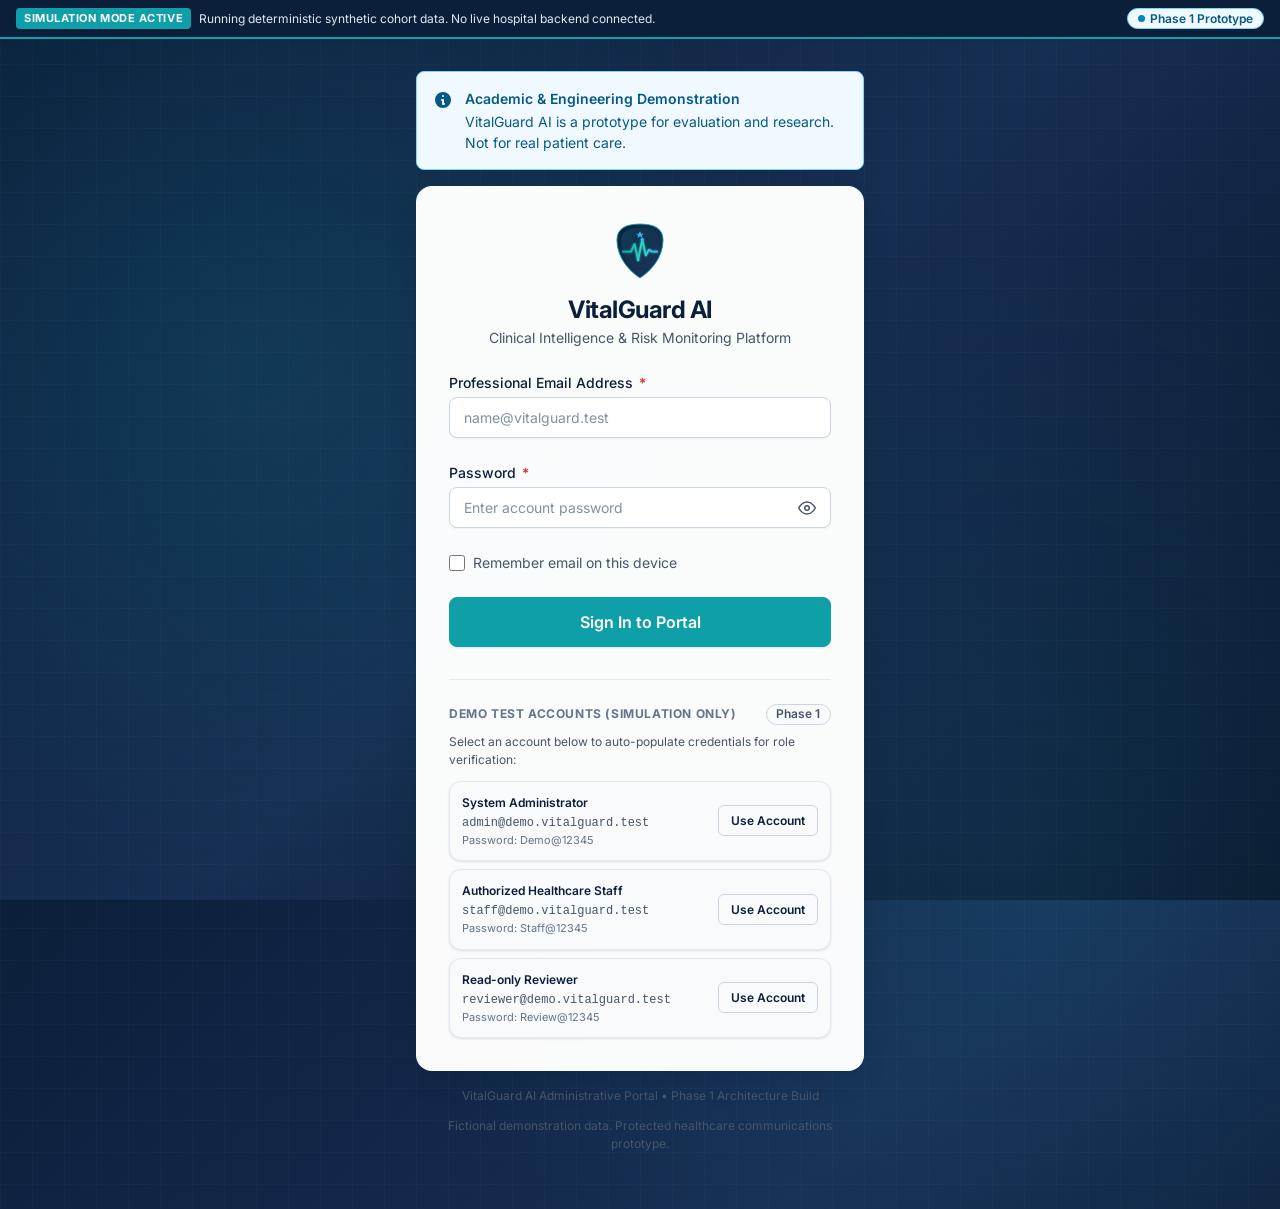
<file: index.html>
<!DOCTYPE html>
<html lang="en">
<head>
  <meta charset="UTF-8">
  <meta name="viewport" content="width=device-width, initial-scale=1.0">
  <meta http-equiv="X-UA-Compatible" content="ie=edge">
  <title>VitalGuard AI - Redirecting...</title>
  
  <link rel="stylesheet" href="assets/css/style.css">
  <link rel="stylesheet" href="assets/css/components.css">
  
  <style>
    .redirect-shell {
      min-height: 100vh;
      display: flex;
      align-items: center;
      justify-content: center;
      padding: var(--space-lg);
      background-color: var(--color-bg-page);
    }
    .redirect-card {
      max-width: 28rem;
      width: 100%;
      text-align: center;
      background-color: var(--color-bg-surface);
      padding: var(--space-xl);
      border-radius: var(--radius-lg);
      box-shadow: var(--shadow-md);
      border: 1px solid var(--color-border-light);
    }
  </style>

  <!-- Configuration and Authentication Services -->
  <script src="assets/js/config.js"></script>
  <script src="assets/js/auth.js"></script>

  <script>
    (function () {
      'use strict';
      
      /**
       * VitalGuard AI Entry-Point Redirect Contract
       * -------------------------------------------------------------
       * 1. If an active demo session exists -> redirect to 'pages/dashboard.html'
       *    (NOTE: pages/dashboard.html is reserved for Phase 2 and is intentionally
       *     not implemented in Phase 1 per project specifications).
       * 2. If no demo session exists -> redirect to 'login.html'
       * -------------------------------------------------------------
       */
      function performRedirect() {
        var auth = window.VitalGuardAuth;
        var user = auth ? auth.getCurrentUser() : null;

        if (user) {
          // Documented target: pages/dashboard.html belongs to Phase 2
          window.location.replace('pages/dashboard.html');
        } else {
          window.location.replace('login.html');
        }
      }

      // Execute redirect immediately or on DOM ready
      if (document.readyState === 'loading') {
        document.addEventListener('DOMContentLoaded', performRedirect);
      } else {
        performRedirect();
      }
    })();
  </script>
</head>
<body>
  <div class="redirect-shell">
    <div class="redirect-card">
      <div style="margin-bottom: var(--space-md);">
        <span class="spinner spinner-primary" style="width: 2rem; height: 2rem; border-width: 3px;" aria-hidden="true"></span>
      </div>
      <h1 style="font-size: var(--font-size-lg); margin-bottom: var(--space-xs);">VitalGuard AI</h1>
      <p style="font-size: var(--font-size-sm); color: var(--color-text-secondary); margin-bottom: var(--space-md);">
        Evaluating session authentication...
      </p>
      <noscript>
        <div class="alert alert-warning" style="text-align: left; font-size: var(--font-size-xs);">
          <div class="alert-title">JavaScript Required</div>
          <div>Please enable JavaScript or <a href="login.html">click here to proceed to the login page</a>.</div>
        </div>
      </noscript>
    </div>
  </div>
</body>
</html>
</file>
<file: assets/css/style.css>
/**
 * VitalGuard AI - Design System Base Stylesheet
 * style.css
 * Defines foundational design tokens, variables, typography, reset,
 * accessible defaults, and accessibility enhancements.
 */

@import url('https://fonts.googleapis.com/css2?family=Inter:wght@400;500;600;700&display=swap');

:root {
  /* Brand Palette */
  --color-primary-navy: #0B1F3A;
  --color-primary-navy-dark: #071527;
  --color-primary-navy-light: #162E52;
  --color-primary-navy-surface: #0E2749;

  --color-accent-teal: #0E9FA8;
  --color-accent-teal-dark: #0A7D85;
  --color-accent-teal-light: #14B8C4;
  --color-accent-teal-surface: #E6F7F8;
  --color-accent-teal-subtle: rgba(14, 159, 168, 0.12);

  /* Surfaces & Backgrounds */
  --color-bg-page: #F4F6F9;
  --color-bg-surface: #FFFFFF;
  --color-bg-surface-elevated: #FFFFFF;
  --color-bg-subtle: #F8FAFC;
  --color-bg-alt: #EDF2F7;

  /* Typography / Text Colors (WCAG AAA / AA compliant contrast) */
  --color-text-primary: #0F172A;     /* ~14:1 on white */
  --color-text-secondary: #475569;   /* ~5.5:1 on white */
  --color-text-muted: #64748B;       /* ~4.5:1 on white */
  --color-text-inverse: #FFFFFF;
  --color-text-brand-on-dark: #E2E8F0;

  /* Borders & Dividers */
  --color-border-light: #E2E8F0;
  --color-border-medium: #CBD5E1;
  --color-border-dark: #94A3B8;

  /* Functional Status Colors (Always paired with text / icons) */
  --color-error: #DC2626;
  --color-error-bg: #FEF2F2;
  --color-error-border: #FCA5A5;
  --color-error-text: #991B1B;

  --color-warning: #D97706;
  --color-warning-bg: #FFFBEB;
  --color-warning-border: #FCD34D;
  --color-warning-text: #92400E;

  --color-success: #16A34A;
  --color-success-bg: #F0FDF4;
  --color-success-border: #86EFAC;
  --color-success-text: #166534;

  --color-info: #0284C7;
  --color-info-bg: #F0F9FF;
  --color-info-border: #7DD3FC;
  --color-info-text: #075985;

  /* Spacing Scale */
  --space-3xs: 0.125rem; /* 2px */
  --space-2xs: 0.25rem;  /* 4px */
  --space-xs:  0.5rem;   /* 8px */
  --space-sm:  0.75rem;  /* 12px */
  --space-md:  1rem;     /* 16px */
  --space-lg:  1.5rem;   /* 24px */
  --space-xl:  2rem;     /* 32px */
  --space-2xl: 2.5rem;   /* 40px */
  --space-3xl: 3rem;     /* 48px */
  --space-4xl: 4rem;     /* 64px */

  /* Border Radius Scale */
  --radius-xs: 4px;
  --radius-sm: 6px;
  --radius-md: 8px;
  --radius-lg: 12px;
  --radius-xl: 16px;
  --radius-full: 9999px;

  /* Elevation & Shadow Scale */
  --shadow-xs: 0 1px 2px rgba(11, 31, 58, 0.05);
  --shadow-sm: 0 1px 3px rgba(11, 31, 58, 0.08), 0 1px 2px rgba(11, 31, 58, 0.04);
  --shadow-md: 0 4px 6px -1px rgba(11, 31, 58, 0.08), 0 2px 4px -2px rgba(11, 31, 58, 0.04);
  --shadow-lg: 0 10px 15px -3px rgba(11, 31, 58, 0.10), 0 4px 6px -4px rgba(11, 31, 58, 0.05);
  --shadow-xl: 0 20px 25px -5px rgba(11, 31, 58, 0.12), 0 8px 10px -6px rgba(11, 31, 58, 0.06);
  --shadow-card: 0 12px 30px -4px rgba(11, 31, 58, 0.12), 0 4px 8px -2px rgba(11, 31, 58, 0.04);
  --shadow-focus: 0 0 0 3px rgba(14, 159, 168, 0.40);

  /* Typography Scale */
  --font-family-base: 'Inter', -apple-system, BlinkMacSystemFont, 'Segoe UI', Roboto, Helvetica, Arial, sans-serif;
  --font-family-mono: ui-monospace, SFMono-Regular, Menlo, Monaco, Consolas, monospace;

  --font-size-2xs: 0.6875rem; /* 11px */
  --font-size-xs:  0.75rem;   /* 12px */
  --font-size-sm:  0.875rem;  /* 14px */
  --font-size-base: 1rem;     /* 16px */
  --font-size-lg:  1.125rem;  /* 18px */
  --font-size-xl:  1.25rem;   /* 20px */
  --font-size-2xl: 1.5rem;    /* 24px */
  --font-size-3xl: 1.875rem;  /* 30px */

  --font-weight-regular: 400;
  --font-weight-medium: 500;
  --font-weight-semibold: 600;
  --font-weight-bold: 700;

  --line-height-tight: 1.25;
  --line-height-normal: 1.5;
  --line-height-relaxed: 1.625;

  /* Transitions */
  --transition-fast: 150ms cubic-bezier(0.4, 0, 0.2, 1);
  --transition-normal: 250ms cubic-bezier(0.4, 0, 0.2, 1);
  --transition-slow: 350ms cubic-bezier(0.4, 0, 0.2, 1);
}

/* ==========================================================================
   CSS Reset & Base Standards
   ========================================================================== */
*, *::before, *::after {
  box-sizing: border-box;
  margin: 0;
  padding: 0;
}

html {
  font-size: 16px;
  -webkit-text-size-adjust: 100%;
  scroll-behavior: smooth;
  height: 100%;
}

body {
  min-height: 100%;
  font-family: var(--font-family-base);
  font-size: var(--font-size-base);
  line-height: var(--line-height-normal);
  color: var(--color-text-primary);
  background-color: var(--color-bg-page);
  -webkit-font-smoothing: antialiased;
  -moz-osx-font-smoothing: grayscale;
}

/* Typography Defaults */
h1, h2, h3, h4, h5, h6 {
  color: var(--color-primary-navy);
  font-weight: var(--font-weight-bold);
  line-height: var(--line-height-tight);
}

h1 { font-size: var(--font-size-3xl); }
h2 { font-size: var(--font-size-2xl); }
h3 { font-size: var(--font-size-xl); }
h4 { font-size: var(--font-size-lg); }
h5 { font-size: var(--font-size-base); }
h6 { font-size: var(--font-size-sm); }

p {
  margin-bottom: var(--space-sm);
  color: var(--color-text-secondary);
}

p:last-child {
  margin-bottom: 0;
}

small {
  font-size: var(--font-size-xs);
}

strong, b {
  font-weight: var(--font-weight-semibold);
}

/* Links */
a {
  color: var(--color-accent-teal-dark);
  text-decoration: underline;
  text-underline-offset: 3px;
  transition: color var(--transition-fast);
}

a:hover {
  color: var(--color-accent-teal);
}

/* Accessible Focus States */
:focus-visible {
  outline: 2px solid var(--color-accent-teal);
  outline-offset: 2px;
}

/* Lists */
ul, ol {
  list-style: none;
}

/* Media Elements */
img, svg {
  display: block;
  max-width: 100%;
}

/* Accessible Screen Reader Only Utility */
.sr-only {
  position: absolute;
  width: 1px;
  height: 1px;
  padding: 0;
  margin: -1px;
  overflow: hidden;
  clip: rect(0, 0, 0, 0);
  white-space: nowrap;
  border-width: 0;
}

/* Reduced Motion Preference */
@media (prefers-reduced-motion: reduce) {
  *, *::before, *::after {
    animation-duration: 0.01ms !important;
    animation-iteration-count: 1 !important;
    transition-duration: 0.01ms !important;
    scroll-behavior: auto !important;
  }
}
</file>
<file: assets/css/components.css>
/**
 * VitalGuard AI - Reusable UI Components
 * components.css
 * Standard components for forms, buttons, cards, badges, alerts,
 * toasts, modal dialogs, loading states, tables, and demo mode banners.
 */

/* ==========================================================================
   Buttons
   ========================================================================== */
.btn {
  display: inline-flex;
  align-items: center;
  justify-content: center;
  gap: var(--space-xs);
  padding: 0.6875rem 1.25rem;
  font-family: var(--font-family-base);
  font-size: var(--font-size-sm);
  font-weight: var(--font-weight-semibold);
  line-height: 1.25;
  text-align: center;
  text-decoration: none;
  white-space: nowrap;
  vertical-align: middle;
  cursor: pointer;
  user-select: none;
  border: 1px solid transparent;
  border-radius: var(--radius-md);
  transition: background-color var(--transition-fast), 
              border-color var(--transition-fast), 
              color var(--transition-fast), 
              box-shadow var(--transition-fast);
}

.btn:disabled,
.btn[aria-disabled="true"] {
  cursor: not-allowed;
  opacity: 0.6;
  box-shadow: none;
  pointer-events: none;
}

/* Primary Button */
.btn-primary {
  background-color: var(--color-accent-teal);
  color: var(--color-text-inverse);
  border-color: var(--color-accent-teal);
  box-shadow: var(--shadow-sm);
}

.btn-primary:hover:not(:disabled) {
  background-color: var(--color-accent-teal-dark);
  border-color: var(--color-accent-teal-dark);
  box-shadow: var(--shadow-md);
}

.btn-primary:active:not(:disabled) {
  background-color: #086970;
  border-color: #086970;
}

/* Secondary Button (Navy) */
.btn-secondary {
  background-color: var(--color-primary-navy);
  color: var(--color-text-inverse);
  border-color: var(--color-primary-navy);
  box-shadow: var(--shadow-sm);
}

.btn-secondary:hover:not(:disabled) {
  background-color: var(--color-primary-navy-light);
  border-color: var(--color-primary-navy-light);
}

/* Outline Button */
.btn-outline {
  background-color: transparent;
  color: var(--color-primary-navy);
  border-color: var(--color-border-medium);
}

.btn-outline:hover:not(:disabled) {
  background-color: var(--color-bg-subtle);
  border-color: var(--color-border-dark);
}

/* Subtle / Ghost Button */
.btn-ghost {
  background-color: transparent;
  color: var(--color-text-secondary);
  border-color: transparent;
}

.btn-ghost:hover:not(:disabled) {
  background-color: var(--color-bg-subtle);
  color: var(--color-text-primary);
}

/* Button Sizing */
.btn-sm {
  padding: 0.4375rem 0.75rem;
  font-size: var(--font-size-xs);
  border-radius: var(--radius-sm);
}

.btn-lg {
  padding: 0.875rem 1.75rem;
  font-size: var(--font-size-base);
  border-radius: var(--radius-md);
}

.btn-block {
  display: flex;
  width: 100%;
}

/* ==========================================================================
   Form Fields & Controls
   ========================================================================== */
.form-group {
  margin-bottom: var(--space-lg);
  display: flex;
  flex-direction: column;
}

.form-label {
  display: block;
  font-size: var(--font-size-sm);
  font-weight: var(--font-weight-medium);
  color: var(--color-primary-navy);
  margin-bottom: var(--space-2xs);
}

.form-label .required-indicator {
  color: var(--color-error);
  margin-left: 2px;
}

.form-hint {
  font-size: var(--font-size-xs);
  color: var(--color-text-muted);
  margin-top: var(--space-2xs);
}

.form-control-wrapper {
  position: relative;
  display: flex;
  align-items: center;
  width: 100%;
}

.form-control {
  width: 100%;
  padding: 0.6875rem 0.875rem;
  font-family: var(--font-family-base);
  font-size: var(--font-size-sm);
  color: var(--color-text-primary);
  background-color: var(--color-bg-surface);
  border: 1px solid var(--color-border-medium);
  border-radius: var(--radius-md);
  box-shadow: var(--shadow-xs);
  transition: border-color var(--transition-fast), box-shadow var(--transition-fast);
}

.form-control::placeholder {
  color: var(--color-text-muted);
  opacity: 0.8;
}

.form-control:hover:not(:disabled):not(:focus) {
  border-color: var(--color-border-dark);
}

.form-control:focus {
  outline: none;
  border-color: var(--color-accent-teal);
  box-shadow: var(--shadow-focus);
}

.form-control:disabled {
  background-color: var(--color-bg-page);
  color: var(--color-text-muted);
  cursor: not-allowed;
  opacity: 0.8;
}

/* Form Control with Icon / Action */
.form-control.has-trailing-action {
  padding-right: 2.75rem;
}

/* Form Control Validation Error State */
.form-control.is-invalid,
.form-control[aria-invalid="true"] {
  border-color: var(--color-error);
}

.form-control.is-invalid:focus,
.form-control[aria-invalid="true"]:focus {
  border-color: var(--color-error);
  box-shadow: 0 0 0 3px rgba(220, 38, 38, 0.25);
}

.form-error {
  display: flex;
  align-items: center;
  gap: var(--space-2xs);
  margin-top: var(--space-2xs);
  font-size: var(--font-size-xs);
  font-weight: var(--font-weight-medium);
  color: var(--color-error);
}

.form-error:empty {
  display: none;
}

/* Password Visibility Toggle Button */
.input-action-btn {
  position: absolute;
  right: 0.5rem;
  top: 50%;
  transform: translateY(-50%);
  display: inline-flex;
  align-items: center;
  justify-content: center;
  width: 2rem;
  height: 2rem;
  padding: 0;
  background: transparent;
  border: none;
  border-radius: var(--radius-sm);
  color: var(--color-text-secondary);
  cursor: pointer;
  transition: color var(--transition-fast), background-color var(--transition-fast);
}

.input-action-btn:hover {
  color: var(--color-primary-navy);
  background-color: var(--color-bg-subtle);
}

.input-action-btn:focus-visible {
  outline: 2px solid var(--color-accent-teal);
  outline-offset: 1px;
}

/* Checkbox & Radio Controls */
.form-check {
  display: flex;
  align-items: center;
  gap: var(--space-xs);
  cursor: pointer;
  user-select: none;
}

.form-check-input {
  width: 1rem;
  height: 1rem;
  margin: 0;
  accent-color: var(--color-accent-teal);
  border-radius: var(--radius-xs);
  cursor: pointer;
}

.form-check-label {
  font-size: var(--font-size-sm);
  color: var(--color-text-secondary);
  cursor: pointer;
}

/* ==========================================================================
   Cards & Surfaces
   ========================================================================== */
.card {
  background-color: var(--color-bg-surface);
  border: 1px solid var(--color-border-light);
  border-radius: var(--radius-lg);
  box-shadow: var(--shadow-sm);
  overflow: hidden;
  transition: box-shadow var(--transition-fast);
}

.card-header {
  padding: var(--space-lg) var(--space-xl);
  border-bottom: 1px solid var(--color-border-light);
  background-color: var(--color-bg-surface);
}

.card-body {
  padding: var(--space-xl);
}

.card-footer {
  padding: var(--space-md) var(--space-xl);
  border-top: 1px solid var(--color-border-light);
  background-color: var(--color-bg-subtle);
}

/* ==========================================================================
   Badges (Multi-modal: color + icon + text)
   ========================================================================== */
.badge {
  display: inline-flex;
  align-items: center;
  gap: 0.35rem;
  padding: 0.2rem 0.6rem;
  font-size: var(--font-size-xs);
  font-weight: var(--font-weight-semibold);
  line-height: 1;
  border-radius: var(--radius-full);
  border: 1px solid transparent;
}

.badge-dot {
  width: 0.45rem;
  height: 0.45rem;
  border-radius: 50%;
  display: inline-block;
}

.badge-info {
  background-color: var(--color-info-bg);
  color: var(--color-info-text);
  border-color: var(--color-info-border);
}
.badge-info .badge-dot { background-color: var(--color-info); }

.badge-success {
  background-color: var(--color-success-bg);
  color: var(--color-success-text);
  border-color: var(--color-success-border);
}
.badge-success .badge-dot { background-color: var(--color-success); }

.badge-warning {
  background-color: var(--color-warning-bg);
  color: var(--color-warning-text);
  border-color: var(--color-warning-border);
}
.badge-warning .badge-dot { background-color: var(--color-warning); }

.badge-error {
  background-color: var(--color-error-bg);
  color: var(--color-error-text);
  border-color: var(--color-error-border);
}
.badge-error .badge-dot { background-color: var(--color-error); }

.badge-neutral {
  background-color: var(--color-bg-subtle);
  color: var(--color-text-secondary);
  border-color: var(--color-border-medium);
}
.badge-neutral .badge-dot { background-color: var(--color-text-muted); }

/* ==========================================================================
   Alerts & Notifications
   ========================================================================== */
.alert {
  display: flex;
  align-items: flex-start;
  gap: var(--space-sm);
  padding: var(--space-md);
  border-radius: var(--radius-md);
  border: 1px solid transparent;
  font-size: var(--font-size-sm);
  line-height: var(--line-height-normal);
  margin-bottom: var(--space-md);
}

.alert-icon {
  flex-shrink: 0;
  width: 1.25rem;
  height: 1.25rem;
  margin-top: 2px;
}

.alert-content {
  flex: 1;
}

.alert-title {
  font-weight: var(--font-weight-semibold);
  margin-bottom: var(--space-3xs);
}

.alert-error {
  background-color: var(--color-error-bg);
  border-color: var(--color-error-border);
  color: var(--color-error-text);
}

.alert-warning {
  background-color: var(--color-warning-bg);
  border-color: var(--color-warning-border);
  color: var(--color-warning-text);
}

.alert-success {
  background-color: var(--color-success-bg);
  border-color: var(--color-success-border);
  color: var(--color-success-text);
}

.alert-info {
  background-color: var(--color-info-bg);
  border-color: var(--color-info-border);
  color: var(--color-info-text);
}

/* ==========================================================================
   Demo Mode Banner
   ========================================================================== */
.demo-banner {
  display: flex;
  align-items: center;
  justify-content: space-between;
  gap: var(--space-sm);
  padding: var(--space-xs) var(--space-md);
  background-color: var(--color-primary-navy);
  color: var(--color-text-brand-on-dark);
  font-size: var(--font-size-xs);
  border-bottom: 2px solid var(--color-accent-teal);
  box-shadow: var(--shadow-sm);
}

.demo-banner-content {
  display: flex;
  align-items: center;
  gap: var(--space-xs);
  flex-wrap: wrap;
}

.demo-banner-tag {
  background-color: var(--color-accent-teal);
  color: var(--color-text-inverse);
  padding: 0.15rem 0.5rem;
  font-size: var(--font-size-2xs);
  font-weight: var(--font-weight-bold);
  border-radius: var(--radius-xs);
  text-transform: uppercase;
  letter-spacing: 0.05em;
}

/* ==========================================================================
   Toast Notifications
   ========================================================================== */
.toast-container {
  position: fixed;
  bottom: var(--space-lg);
  right: var(--space-lg);
  z-index: 9999;
  display: flex;
  flex-direction: column;
  gap: var(--space-xs);
  max-width: 24rem;
  width: calc(100vw - 2rem);
  pointer-events: none;
}

.toast {
  pointer-events: auto;
  display: flex;
  align-items: flex-start;
  gap: var(--space-sm);
  padding: var(--space-md);
  background-color: var(--color-bg-surface);
  border: 1px solid var(--color-border-medium);
  border-left: 4px solid var(--color-accent-teal);
  border-radius: var(--radius-md);
  box-shadow: var(--shadow-lg);
  color: var(--color-text-primary);
  font-size: var(--font-size-sm);
  animation: toast-slide-in var(--transition-normal);
}

.toast.toast-error {
  border-left-color: var(--color-error);
}

.toast.toast-success {
  border-left-color: var(--color-success);
}

.toast.toast-warning {
  border-left-color: var(--color-warning);
}

@keyframes toast-slide-in {
  from {
    transform: translateY(1rem);
    opacity: 0;
  }
  to {
    transform: translateY(0);
    opacity: 1;
  }
}

/* ==========================================================================
   Accessible Modal Dialog Foundation
   ========================================================================== */
.modal-backdrop {
  position: fixed;
  top: 0;
  left: 0;
  width: 100vw;
  height: 100vh;
  background-color: rgba(11, 31, 58, 0.65);
  backdrop-filter: blur(2px);
  z-index: 1000;
  display: flex;
  align-items: center;
  justify-content: center;
  padding: var(--space-md);
  opacity: 0;
  visibility: hidden;
  transition: opacity var(--transition-fast), visibility var(--transition-fast);
}

.modal-backdrop.is-open {
  opacity: 1;
  visibility: visible;
}

.modal-dialog {
  background-color: var(--color-bg-surface);
  border-radius: var(--radius-lg);
  box-shadow: var(--shadow-xl);
  max-width: 32rem;
  width: 100%;
  max-height: calc(100vh - 2rem);
  display: flex;
  flex-direction: column;
  overflow: hidden;
  transform: translateY(1rem);
  transition: transform var(--transition-fast);
  border: 1px solid var(--color-border-light);
}

.modal-backdrop.is-open .modal-dialog {
  transform: translateY(0);
}

.modal-header {
  padding: var(--space-md) var(--space-lg);
  border-bottom: 1px solid var(--color-border-light);
  display: flex;
  align-items: center;
  justify-content: space-between;
  background-color: var(--color-bg-surface);
}

.modal-title {
  font-size: var(--font-size-lg);
  font-weight: var(--font-weight-bold);
  color: var(--color-primary-navy);
}

.modal-close-btn {
  background: transparent;
  border: none;
  font-size: 1.25rem;
  color: var(--color-text-secondary);
  cursor: pointer;
  padding: var(--space-2xs);
  border-radius: var(--radius-sm);
  display: inline-flex;
  align-items: center;
  justify-content: center;
}

.modal-close-btn:hover {
  color: var(--color-text-primary);
  background-color: var(--color-bg-subtle);
}

.modal-body {
  padding: var(--space-lg);
  overflow-y: auto;
  font-size: var(--font-size-sm);
}

.modal-footer {
  padding: var(--space-md) var(--space-lg);
  border-top: 1px solid var(--color-border-light);
  display: flex;
  justify-content: flex-end;
  gap: var(--space-xs);
  background-color: var(--color-bg-subtle);
}

/* ==========================================================================
   Loading Spinner
   ========================================================================== */
.spinner {
  width: 1.125rem;
  height: 1.125rem;
  border: 2px solid rgba(255, 255, 255, 0.35);
  border-top-color: currentColor;
  border-radius: 50%;
  animation: spinner-rotate 0.75s linear infinite;
  display: inline-block;
  vertical-align: middle;
}

.spinner-primary {
  color: var(--color-accent-teal);
  border-color: rgba(14, 159, 168, 0.2);
  border-top-color: var(--color-accent-teal);
}

@keyframes spinner-rotate {
  to {
    transform: rotate(360deg);
  }
}

/* ==========================================================================
   Tables Foundation (For subsequent phases)
   ========================================================================== */
.table-container {
  width: 100%;
  overflow-x: auto;
  border: 1px solid var(--color-border-light);
  border-radius: var(--radius-md);
  background-color: var(--color-bg-surface);
}

.table {
  width: 100%;
  border-collapse: collapse;
  text-align: left;
  font-size: var(--font-size-sm);
}

.table th {
  padding: var(--space-sm) var(--space-md);
  background-color: var(--color-bg-subtle);
  color: var(--color-primary-navy);
  font-weight: var(--font-weight-semibold);
  border-bottom: 1px solid var(--color-border-medium);
  white-space: nowrap;
}

.table td {
  padding: var(--space-sm) var(--space-md);
  border-bottom: 1px solid var(--color-border-light);
  color: var(--color-text-secondary);
}

.table tr:last-child td {
  border-bottom: none;
}

.table tr:hover td {
  background-color: rgba(244, 246, 249, 0.6);
}

/* ==========================================================================
   Empty States Foundation
   ========================================================================== */
.empty-state {
  text-align: center;
  padding: var(--space-3xl) var(--space-lg);
  color: var(--color-text-muted);
}

.empty-state-icon {
  width: 3rem;
  height: 3rem;
  margin: 0 auto var(--space-md);
  color: var(--color-border-dark);
}

.empty-state-title {
  font-size: var(--font-size-lg);
  font-weight: var(--font-weight-semibold);
  color: var(--color-primary-navy);
  margin-bottom: var(--space-xs);
}

.empty-state-description {
  font-size: var(--font-size-sm);
  max-width: 24rem;
  margin: 0 auto var(--space-md);
}
</file>
<file: assets/css/layout.css>
/**
 * VitalGuard AI - Application Layout Foundation
 * layout.css
 * Foundational layout utilities, authentication container layouts,
 * and future administrative shell placeholders for subsequent phases.
 */

/* ==========================================================================
   Page & Auth Container Layouts
   ========================================================================== */
.auth-page {
  min-height: 100vh;
  display: flex;
  flex-direction: column;
  background: linear-gradient(135deg, #0B1F3A 0%, #162E52 50%, #071527 100%);
  position: relative;
  overflow-x: hidden;
}

/* Subtle decorative clinical / algorithmic background grid */
.auth-page::before {
  content: '';
  position: absolute;
  top: 0;
  left: 0;
  right: 0;
  bottom: 0;
  background-image: 
    radial-gradient(circle at 20% 30%, rgba(14, 159, 168, 0.15) 0%, transparent 40%),
    radial-gradient(circle at 80% 70%, rgba(56, 189, 248, 0.10) 0%, transparent 45%),
    linear-gradient(rgba(255, 255, 255, 0.02) 1px, transparent 1px),
    linear-gradient(90deg, rgba(255, 255, 255, 0.02) 1px, transparent 1px);
  background-size: 100% 100%, 100% 100%, 32px 32px, 32px 32px;
  pointer-events: none;
}

.auth-header {
  position: relative;
  z-index: 10;
}

.auth-main {
  position: relative;
  z-index: 10;
  flex: 1;
  display: flex;
  align-items: center;
  justify-content: center;
  padding: var(--space-xl) var(--space-md);
}

.auth-container {
  width: 100%;
  max-width: 28rem; /* 448px */
  margin: 0 auto;
}

.auth-card {
  background: rgba(255, 255, 255, 0.98);
  border-radius: var(--radius-xl);
  box-shadow: var(--shadow-card);
  border: 1px solid rgba(255, 255, 255, 0.2);
  padding: var(--space-xl) var(--space-xl);
}

.auth-brand {
  display: flex;
  flex-direction: column;
  align-items: center;
  text-align: center;
  margin-bottom: var(--space-lg);
}

.auth-logo-wrapper {
  width: 4rem;
  height: 4rem;
  margin-bottom: var(--space-sm);
  display: flex;
  align-items: center;
  justify-content: center;
}

.auth-title {
  font-size: var(--font-size-2xl);
  font-weight: var(--font-weight-bold);
  color: var(--color-primary-navy);
  letter-spacing: -0.02em;
}

.auth-subtitle {
  font-size: var(--font-size-sm);
  color: var(--color-text-secondary);
  margin-top: var(--space-3xs);
}

.auth-footer {
  position: relative;
  z-index: 10;
  padding: var(--space-md) var(--space-md) var(--space-lg);
  text-align: center;
  font-size: var(--font-size-xs);
  color: rgba(226, 232, 240, 0.7);
}

.auth-footer a {
  color: var(--color-accent-teal-light);
}

/* ==========================================================================
   Phase 2 App Shell Layout Architecture
   ========================================================================== */
.app-shell {
  display: flex;
  min-height: 100vh;
  position: relative;
  background-color: var(--color-bg-page);
}

/* Sidebar Navigation */
.app-sidebar {
  width: 17rem;
  background-color: var(--color-primary-navy);
  color: var(--color-text-inverse);
  flex-shrink: 0;
  display: flex;
  flex-direction: column;
  transition: transform var(--transition-normal);
  z-index: 200;
  border-right: 1px solid rgba(255, 255, 255, 0.08);
}

.sidebar-brand {
  padding: var(--space-lg) var(--space-md);
  display: flex;
  align-items: center;
  gap: var(--space-sm);
  border-bottom: 1px solid rgba(255, 255, 255, 0.08);
  background-color: var(--color-primary-navy-dark);
}

.sidebar-logo {
  width: 2.25rem;
  height: 2.25rem;
  flex-shrink: 0;
}

.sidebar-title {
  font-size: var(--font-size-base);
  font-weight: var(--font-weight-bold);
  color: var(--color-text-inverse);
  line-height: 1.2;
}

.sidebar-subtitle {
  font-size: var(--font-size-2xs);
  color: var(--color-accent-teal-light);
  letter-spacing: 0.05em;
  text-transform: uppercase;
}

.sidebar-nav-container {
  flex: 1;
  padding: var(--space-md) var(--space-xs);
  overflow-y: auto;
}

.sidebar-nav-section-title {
  font-size: var(--font-size-2xs);
  text-transform: uppercase;
  letter-spacing: 0.08em;
  color: rgba(226, 232, 240, 0.5);
  padding: var(--space-xs) var(--space-sm);
  font-weight: var(--font-weight-semibold);
}

.sidebar-nav-list {
  display: flex;
  flex-direction: column;
  gap: 2px;
}

.sidebar-nav-link {
  display: flex;
  align-items: center;
  justify-content: space-between;
  padding: 0.625rem var(--space-sm);
  border-radius: var(--radius-md);
  color: rgba(226, 232, 240, 0.8);
  text-decoration: none;
  font-size: var(--font-size-sm);
  font-weight: var(--font-weight-medium);
  transition: background-color var(--transition-fast), color var(--transition-fast);
}

.sidebar-nav-link:hover:not(.is-disabled) {
  background-color: rgba(255, 255, 255, 0.07);
  color: var(--color-text-inverse);
}

.sidebar-nav-link.is-active {
  background-color: var(--color-accent-teal);
  color: var(--color-text-inverse);
  font-weight: var(--font-weight-semibold);
  box-shadow: var(--shadow-sm);
}

.sidebar-nav-link.is-disabled {
  opacity: 0.45;
  cursor: not-allowed;
  pointer-events: none;
}

.sidebar-nav-label-group {
  display: flex;
  align-items: center;
  gap: var(--space-xs);
}

.sidebar-nav-icon {
  width: 1.125rem;
  height: 1.125rem;
  flex-shrink: 0;
}

.sidebar-footer {
  padding: var(--space-md);
  border-top: 1px solid rgba(255, 255, 255, 0.08);
  background-color: var(--color-primary-navy-surface);
}

.sidebar-user-card {
  display: flex;
  align-items: center;
  gap: var(--space-xs);
}

.sidebar-user-avatar {
  width: 2.25rem;
  height: 2.25rem;
  border-radius: 50%;
  background-color: var(--color-accent-teal-dark);
  color: var(--color-text-inverse);
  display: flex;
  align-items: center;
  justify-content: center;
  font-weight: var(--font-weight-bold);
  font-size: var(--font-size-xs);
  flex-shrink: 0;
}

.sidebar-user-info {
  flex: 1;
  min-width: 0;
}

.sidebar-user-name {
  font-size: var(--font-size-xs);
  font-weight: var(--font-weight-semibold);
  color: var(--color-text-inverse);
  white-space: nowrap;
  overflow: hidden;
  text-overflow: ellipsis;
}

.sidebar-user-role {
  font-size: var(--font-size-2xs);
  color: var(--color-accent-teal-light);
  white-space: nowrap;
  overflow: hidden;
  text-overflow: ellipsis;
}

/* Main Content Area */
.app-main-content {
  flex: 1;
  display: flex;
  flex-direction: column;
  min-width: 0;
  background-color: var(--color-bg-page);
}

/* Administrative Topbar */
.app-topbar {
  height: 4rem;
  background-color: var(--color-bg-surface);
  border-bottom: 1px solid var(--color-border-light);
  display: flex;
  align-items: center;
  justify-content: space-between;
  padding: 0 var(--space-xl);
  position: sticky;
  top: 0;
  z-index: 100;
  box-shadow: var(--shadow-xs);
}

.topbar-left {
  display: flex;
  align-items: center;
  gap: var(--space-md);
}

.topbar-breadcrumb {
  display: flex;
  align-items: center;
  gap: var(--space-2xs);
  font-size: var(--font-size-xs);
  color: var(--color-text-muted);
}

.topbar-breadcrumb-active {
  font-weight: var(--font-weight-semibold);
  color: var(--color-primary-navy);
}

.topbar-right {
  display: flex;
  align-items: center;
  gap: var(--space-md);
}

.menu-toggle-btn {
  display: none;
  background: transparent;
  border: 1px solid var(--color-border-medium);
  border-radius: var(--radius-md);
  padding: 0.4rem;
  color: var(--color-primary-navy);
  cursor: pointer;
  align-items: center;
  justify-content: center;
}

.menu-toggle-btn:focus-visible {
  outline: 2px solid var(--color-accent-teal);
}

.sidebar-backdrop {
  display: none;
  position: fixed;
  top: 0;
  left: 0;
  width: 100vw;
  height: 100vh;
  background-color: rgba(11, 31, 58, 0.5);
  backdrop-filter: blur(2px);
  z-index: 190;
}

.sidebar-backdrop.is-visible {
  display: block;
}

.app-content-body {
  flex: 1;
  padding: var(--space-xl);
  max-width: 90rem;
  width: 100%;
  margin: 0 auto;
}

/* Responsive Shell Breakpoints */
@media (max-width: 1024px) {
  .app-sidebar {
    width: 15rem;
  }
  .app-topbar {
    padding: 0 var(--space-md);
  }
  .app-content-body {
    padding: var(--space-md);
  }
}

@media (max-width: 768px) {
  .menu-toggle-btn {
    display: inline-flex;
  }
  .app-sidebar {
    position: fixed;
    top: 0;
    bottom: 0;
    left: 0;
    transform: translateX(-100%);
    box-shadow: var(--shadow-xl);
  }
  .app-sidebar.is-open {
    transform: translateX(0);
  }
}
</file>
<file: assets/css/responsive.css>
/**
 * VitalGuard AI - Responsive Stylesheet
 * responsive.css
 * Media queries and viewport-specific adaptations across mobile (320px, 375px),
 * tablet (768px), laptop (1024px), and desktop (1440px) breakpoints.
 */

/* ==========================================================================
   Desktop / Large Displays (1440px+)
   ========================================================================== */
@media (min-width: 1440px) {
  .auth-container {
    max-width: 30rem;
  }
}

/* ==========================================================================
   Laptop / Small Desktop (1024px - 1439px)
   ========================================================================== */
@media (max-width: 1024px) {
  .app-sidebar {
    width: 14rem;
  }
}

/* ==========================================================================
   Tablet & Medium Displays (<= 768px)
   ========================================================================== */
@media (max-width: 768px) {
  :root {
    --space-xl: 1.5rem;
    --space-2xl: 2rem;
  }

  .auth-main {
    padding: var(--space-md) var(--space-sm);
  }

  .auth-card {
    padding: var(--space-lg) var(--space-md);
    border-radius: var(--radius-lg);
  }

  .auth-title {
    font-size: var(--font-size-xl);
  }

  .auth-logo-wrapper {
    width: 3.25rem;
    height: 3.25rem;
  }

  .demo-banner {
    flex-direction: column;
    align-items: flex-start;
    gap: var(--space-2xs);
    padding: var(--space-xs) var(--space-sm);
  }

  .toast-container {
    left: var(--space-sm);
    right: var(--space-sm);
    bottom: var(--space-sm);
    max-width: 100%;
    width: auto;
  }
}

/* ==========================================================================
   Mobile Devices (<= 480px, including 375px and 320px)
   ========================================================================== */
@media (max-width: 480px) {
  :root {
    --font-size-3xl: 1.5rem;
    --font-size-2xl: 1.25rem;
    --font-size-xl: 1.125rem;
  }

  body {
    font-size: var(--font-size-sm);
  }

  .auth-main {
    padding: var(--space-xs);
    align-items: flex-start;
  }

  .auth-container {
    width: 100%;
  }

  .auth-card {
    padding: var(--space-md) var(--space-sm);
    box-shadow: none;
    border-radius: var(--radius-md);
  }

  .btn {
    padding: 0.625rem 1rem;
  }

  .modal-dialog {
    margin: var(--space-xs);
    max-width: calc(100vw - 1rem);
  }
}

/* Extra small screens (down to 320px) */
@media (max-width: 340px) {
  .auth-title {
    font-size: 1.125rem;
  }

  .auth-subtitle {
    font-size: var(--font-size-xs);
  }

  .btn {
    font-size: var(--font-size-xs);
  }

  .form-control {
    font-size: var(--font-size-xs);
    padding: 0.5rem 0.625rem;
  }
}
</file>
<file: assets/css/audit-logs.css>
/**
 * VitalGuard AI - Audit Trail Logs Styles
 * assets/css/audit-logs.css
 */

/* ==========================================================================
   Page Header & Toolbar
   ========================================================================== */

.audit-header {
  display: flex;
  justify-content: space-between;
  align-items: flex-start;
  flex-wrap: wrap;
  gap: var(--space-md);
  margin-bottom: var(--space-lg);
}

.audit-title-group h1 {
  font-size: var(--font-size-2xl);
  font-weight: 700;
  color: var(--color-navy);
  margin: 0 0 var(--space-xs) 0;
  display: flex;
  align-items: center;
  gap: var(--space-sm);
}

.audit-title-group p {
  color: var(--color-slate-600);
  font-size: var(--font-size-sm);
  margin: 0;
}

.audit-immutable-badge {
  display: inline-flex;
  align-items: center;
  gap: var(--space-xs);
  padding: 6px 12px;
  background-color: var(--color-white);
  border: 1px solid var(--color-border);
  border-radius: var(--radius-full);
  font-size: var(--font-size-xs);
  font-weight: 600;
  color: var(--color-navy);
  box-shadow: var(--shadow-xs);
}

.audit-toolbar {
  background: var(--color-white);
  border: 1px solid var(--color-border);
  border-radius: var(--radius-lg);
  padding: var(--space-md) var(--space-lg);
  margin-bottom: var(--space-lg);
  box-shadow: var(--shadow-xs);
  display: flex;
  flex-wrap: wrap;
  gap: var(--space-md);
  align-items: center;
  justify-content: space-between;
}

.audit-toolbar-filters {
  display: flex;
  flex-wrap: wrap;
  gap: var(--space-md);
  align-items: center;
  flex: 1 1 auto;
}

.audit-search-box {
  position: relative;
  min-width: 240px;
  flex: 1 1 240px;
  max-width: 360px;
}

.audit-search-box input {
  width: 100%;
  padding-left: var(--space-xl);
}

.audit-search-icon {
  position: absolute;
  left: var(--space-sm);
  top: 50%;
  transform: translateY(-50%);
  width: 16px;
  height: 16px;
  color: var(--color-slate-400);
  pointer-events: none;
}

.audit-filter-select {
  min-width: 160px;
}

/* ==========================================================================
   Table & Badges
   ========================================================================== */

.audit-table-card {
  background: var(--color-white);
  border: 1px solid var(--color-border);
  border-radius: var(--radius-lg);
  box-shadow: var(--shadow-xs);
  overflow: hidden;
  margin-bottom: var(--space-xl);
}

.audit-actor-text {
  font-weight: 500;
  color: var(--color-navy);
  font-size: var(--font-size-sm);
}

.audit-action-tag {
  font-family: monospace;
  font-size: 0.75rem;
  font-weight: 600;
  background-color: var(--color-slate-100);
  color: var(--color-navy);
  padding: 3px 6px;
  border-radius: var(--radius-sm);
  border: 1px solid var(--color-border);
  display: inline-block;
  white-space: nowrap;
}

/* Category Badges */
.badge-cat-security {
  background-color: #FEF3C7;
  color: #92400E;
  border: 1px solid #FCD34D;
}

.badge-cat-clinical {
  background-color: var(--color-teal-tint);
  color: var(--color-teal-dark);
  border: 1px solid rgba(14, 159, 168, 0.3);
}

.badge-cat-system {
  background-color: #EEF2FF;
  color: #4338CA;
  border: 1px solid #C7D2FE;
}

.badge-cat-compliance {
  background-color: #F1F5F9;
  color: #334155;
  border: 1px solid #CBD5E1;
}

.audit-details-preview {
  font-size: var(--font-size-xs);
  color: var(--color-slate-600);
  max-width: 280px;
  display: -webkit-box;
  -webkit-line-clamp: 2;
  -webkit-box-orient: vertical;
  overflow: hidden;
}

/* ==========================================================================
   Event Details Modal & JSON View
   ========================================================================== */

.audit-details-grid {
  display: grid;
  grid-template-columns: repeat(2, 1fr);
  gap: var(--space-md);
  margin-bottom: var(--space-md);
}

.audit-detail-label {
  font-size: var(--font-size-xs);
  color: var(--color-slate-500);
  text-transform: uppercase;
  letter-spacing: 0.05em;
  margin-bottom: 2px;
}

.audit-detail-val {
  font-weight: 500;
  color: var(--color-navy);
}

.audit-json-box {
  background-color: #0B1F3A;
  color: #E2E8F0;
  border-radius: var(--radius-md);
  padding: var(--space-md);
  font-family: monospace;
  font-size: 0.75rem;
  max-height: 200px;
  overflow-y: auto;
  white-space: pre-wrap;
  word-break: break-all;
  margin-top: var(--space-xs);
  border: 1px solid #1E3A8A;
}

/* ==========================================================================
   Access Denied State
   ========================================================================== */

.access-denied-container {
  max-width: 560px;
  margin: var(--space-3xl) auto;
  text-align: center;
  background: var(--color-white);
  border: 1px solid var(--color-border);
  border-radius: var(--radius-xl);
  padding: var(--space-2xl);
  box-shadow: var(--shadow-md);
}

.access-denied-icon {
  width: 64px;
  height: 64px;
  color: var(--color-error);
  margin-bottom: var(--space-md);
}

.access-denied-title {
  font-size: var(--font-size-xl);
  color: var(--color-navy);
  margin: 0 0 var(--space-sm) 0;
}

.access-denied-desc {
  color: var(--color-slate-600);
  font-size: var(--font-size-sm);
  line-height: 1.5;
  margin-bottom: var(--space-lg);
}

/* ==========================================================================
   Responsive Adaptations
   ========================================================================== */

@media (max-width: 768px) {
  .audit-header {
    flex-direction: column;
    align-items: stretch;
  }

  .audit-toolbar {
    flex-direction: column;
    align-items: stretch;
  }

  .audit-toolbar-filters {
    flex-direction: column;
    align-items: stretch;
  }

  .audit-search-box {
    max-width: 100%;
  }

  .audit-details-grid {
    grid-template-columns: 1fr;
  }
}
</file>
<file: assets/css/patients.css>
/**
 * VitalGuard AI - Patient Management & Patient Details Stylesheet
 * assets/css/patients.css
 *
 * Implements styling for:
 * - Patient list filters toolbar and search controls
 * - Responsive patient roster table with sortable column headers
 * - Accessible pagination controls and "Showing X-Y of Z" bar
 * - Add/Edit Patient form modals and accessible confirmation dialogs
 * - Patient Details overview header and metadata cards
 * - Date-range selector bar with presets (24h, 7d, 30d) and custom From/To inputs
 * - Telemetry observation trend chart containers and tabular fallbacks
 * - Observation history table with data-quality indicator badges
 * - Prediction history table and feature-contribution XAI bar visualizations
 * - Patient-associated alerts list and empty states
 */

/* ==========================================================================
   Page-level Horizontal Containment & Structural Defaults
   ========================================================================== */
body {
  overflow-x: hidden;
  max-width: 100vw;
}

.app-shell {
  max-width: 100vw;
  overflow-x: hidden;
  min-width: 0;
}

.app-main-content {
  min-width: 0;
  max-width: 100%;
  overflow-x: hidden;
}

.app-content-body {
  min-width: 0;
  max-width: 100%;
  width: 100%;
  box-sizing: border-box;
}

.patients-table-card {
  min-width: 0;
  max-width: 100%;
  width: 100%;
  overflow: hidden;
  box-sizing: border-box;
}

/* Header & Banner Styles for Standalone Pages */
.dashboard-header {
  margin-bottom: var(--space-xl);
}

.dashboard-title-group {
  display: flex;
  align-items: center;
  justify-content: space-between;
  gap: var(--space-md);
  flex-wrap: wrap;
  margin-bottom: var(--space-xs);
}

.dashboard-title {
  font-size: var(--font-size-2xl);
  font-weight: var(--font-weight-bold);
  color: var(--color-primary-navy);
  letter-spacing: -0.02em;
}

.dashboard-subtitle {
  font-size: var(--font-size-sm);
  color: var(--color-text-secondary);
}

.dashboard-disclaimer-banner {
  margin-top: var(--space-md);
  margin-bottom: var(--space-xl);
}

/* ==========================================================================
   Patient Management Toolbar & Controls
   ========================================================================== */
.patients-toolbar {
  background-color: var(--color-bg-surface);
  border: 1px solid var(--color-border-light);
  border-radius: var(--radius-lg);
  padding: var(--space-md) var(--space-lg);
  margin-bottom: var(--space-lg);
  box-shadow: var(--shadow-sm);
  display: flex;
  flex-direction: column;
  gap: var(--space-md);
  min-width: 0;
  max-width: 100%;
}

.patients-toolbar-row {
  display: flex;
  align-items: center;
  justify-content: space-between;
  gap: var(--space-md);
  flex-wrap: wrap;
  min-width: 0;
  width: 100%;
}

.patients-search-wrapper {
  position: relative;
  flex: 1 1 16rem;
  min-width: 14rem;
  max-width: 28rem;
}

.patients-search-icon {
  position: absolute;
  left: 0.875rem;
  top: 50%;
  transform: translateY(-50%);
  width: 1rem;
  height: 1rem;
  color: var(--color-text-muted);
  pointer-events: none;
}

.patients-search-input {
  padding-left: 2.375rem !important;
}

.patients-filters-group {
  display: flex;
  align-items: center;
  gap: var(--space-sm);
  flex-wrap: wrap;
}

.filter-select-wrapper {
  display: flex;
  align-items: center;
  gap: var(--space-2xs);
}

.filter-select-label {
  font-size: var(--font-size-xs);
  font-weight: var(--font-weight-medium);
  color: var(--color-text-secondary);
  white-space: nowrap;
}

.filter-select {
  padding: 0.45rem 0.75rem;
  font-size: var(--font-size-xs);
  border-radius: var(--radius-md);
  border: 1px solid var(--color-border-medium);
  background-color: var(--color-bg-surface);
  color: var(--color-text-primary);
  min-width: 9rem;
}

.patients-actions-group {
  display: flex;
  align-items: center;
  gap: var(--space-xs);
}

/* ==========================================================================
   Sortable Table Headers
   ========================================================================== */
.table-header-sortable {
  padding: 0 !important;
}

.table-sort-btn {
  width: 100%;
  height: 100%;
  padding: var(--space-sm) var(--space-md);
  background: transparent;
  border: none;
  font-family: inherit;
  font-size: var(--font-size-sm);
  font-weight: var(--font-weight-semibold);
  color: var(--color-primary-navy);
  text-align: left;
  cursor: pointer;
  display: flex;
  align-items: center;
  justify-content: space-between;
  gap: var(--space-2xs);
  transition: background-color var(--transition-fast);
}

.table-sort-btn:hover {
  background-color: rgba(14, 159, 168, 0.08);
}

.table-sort-btn:focus-visible {
  outline: 2px solid var(--color-accent-teal);
  outline-offset: -2px;
}

.table-sort-indicator {
  font-size: 0.75rem;
  color: var(--color-text-muted);
}

.table-header-sortable.is-sorted .table-sort-indicator {
  color: var(--color-accent-teal);
  font-weight: var(--font-weight-bold);
}

/* ==========================================================================
   Responsive Table Wrapper & Column Styling
   ========================================================================== */
.table-responsive {
  width: 100%;
  max-width: 100%;
  min-width: 0;
  overflow-x: auto;
  overflow-y: hidden;
  -webkit-overflow-scrolling: touch;
  border: 1px solid var(--color-border-light);
  border-radius: var(--radius-md) var(--radius-md) 0 0;
  background-color: var(--color-bg-surface);
  position: relative;
}

.table-responsive:focus-visible {
  outline: 2px solid var(--color-accent-teal);
  outline-offset: -2px;
}

#patients-table {
  width: 100%;
  min-width: 62rem; /* ~992px: maintains clean spacing and readability across 9 columns */
  border-collapse: collapse;
  text-align: left;
}

#patients-table th,
#patients-table td {
  padding: var(--space-sm) var(--space-md);
  vertical-align: middle;
}

/* Stable column minimum widths prevent jumping and clipping */
#patients-table th:nth-child(1), #patients-table td:nth-child(1) { min-width: 6.5rem; }  /* ID */
#patients-table th:nth-child(2), #patients-table td:nth-child(2) { min-width: 12.5rem; } /* Name & Ward */
#patients-table th:nth-child(3), #patients-table td:nth-child(3) { min-width: 7.5rem; }  /* Age */
#patients-table th:nth-child(4), #patients-table td:nth-child(4) { min-width: 8.5rem; }  /* Reg Date */
#patients-table th:nth-child(5), #patients-table td:nth-child(5) { min-width: 11rem; }   /* Latest Obs */
#patients-table th:nth-child(6), #patients-table td:nth-child(6) { min-width: 9rem; }    /* Prediction Status */
#patients-table th:nth-child(7), #patients-table td:nth-child(7) { min-width: 8.5rem; }  /* Alert Status */
#patients-table th:nth-child(8), #patients-table td:nth-child(8) { min-width: 9rem; }    /* Record Status */
#patients-table th:nth-child(9), #patients-table td:nth-child(9) { min-width: 9.5rem; text-align: right; } /* Actions */

/* Patient Table Actions Column */
.table-actions-cell {
  white-space: nowrap;
  display: flex;
  align-items: center;
  justify-content: flex-end;
  gap: var(--space-2xs);
}

.table-actions-cell .btn {
  min-height: 2rem;
  min-width: 3.5rem;
  padding: 0.35rem 0.65rem;
  font-size: var(--font-size-xs);
  display: inline-flex;
  align-items: center;
  justify-content: center;
}

/* Table Horizontal Scroll Affordance Hint (Hidden on Desktop, Visible on Laptop/Tablet/Mobile) */
.table-scroll-hint {
  display: none;
  align-items: center;
  justify-content: center;
  gap: var(--space-xs);
  padding: var(--space-2xs) var(--space-sm);
  background-color: var(--color-bg-subtle);
  border: 1px solid var(--color-border-light);
  border-bottom: none;
  border-top-left-radius: var(--radius-md);
  border-top-right-radius: var(--radius-md);
  font-size: var(--font-size-2xs);
  color: var(--color-text-secondary);
  font-weight: var(--font-weight-medium);
}

.table-scroll-hint svg {
  color: var(--color-accent-teal);
  flex-shrink: 0;
}

#patients-loading-container:not([style*="display: none"]) ~ .table-scroll-hint,
#patients-empty-container:not([style*="display: none"]) ~ .table-scroll-hint,
#patients-error-container:not([style*="display: none"]) ~ .table-scroll-hint {
  display: none !important;
}

/* ==========================================================================
   Pagination Navigation Bar
   ========================================================================== */
.pagination-bar {
  display: flex;
  align-items: center;
  justify-content: space-between;
  gap: var(--space-md);
  padding: var(--space-md) var(--space-lg);
  background-color: var(--color-bg-surface);
  border: 1px solid var(--color-border-light);
  border-top: none;
  border-bottom-left-radius: var(--radius-lg);
  border-bottom-right-radius: var(--radius-lg);
  flex-wrap: wrap;
}

.pagination-summary-group {
  display: flex;
  align-items: center;
  gap: var(--space-lg);
  flex-wrap: wrap;
}

.pagination-summary {
  font-size: var(--font-size-xs);
  color: var(--color-text-secondary);
}

.pagination-pagesize-wrapper {
  display: flex;
  align-items: center;
  gap: var(--space-xs);
}

.pagination-pagesize-label {
  font-size: var(--font-size-xs);
  color: var(--color-text-muted);
}

.pagination-pagesize-select {
  width: auto;
  padding: 0.3rem 0.5rem;
  font-size: var(--font-size-xs);
}

.pagination-nav-group {
  display: flex;
  align-items: center;
  gap: var(--space-2xs);
}

.pagination-numbers {
  display: flex;
  align-items: center;
  gap: 2px;
}

.pagination-page-btn {
  min-width: 2rem;
  height: 2rem;
  padding: 0 var(--space-2xs);
  display: inline-flex;
  align-items: center;
  justify-content: center;
  background: transparent;
  border: 1px solid transparent;
  border-radius: var(--radius-sm);
  font-size: var(--font-size-xs);
  font-weight: var(--font-weight-medium);
  color: var(--color-text-secondary);
  cursor: pointer;
  transition: all var(--transition-fast);
}

.pagination-page-btn:hover:not(.is-active) {
  background-color: var(--color-bg-subtle);
  border-color: var(--color-border-medium);
  color: var(--color-text-primary);
}

.pagination-page-btn.is-active {
  background-color: var(--color-accent-teal);
  color: var(--color-text-inverse);
  font-weight: var(--font-weight-bold);
  cursor: default;
}

.pagination-page-btn:focus-visible {
  outline: 2px solid var(--color-accent-teal);
  outline-offset: 1px;
}

.pagination-ellipsis {
  padding: 0 var(--space-2xs);
  color: var(--color-text-muted);
  font-size: var(--font-size-xs);
}

/* ==========================================================================
   Loading Skeleton / State
   ========================================================================== */
.loading-state-container {
  display: flex;
  flex-direction: column;
  align-items: center;
  justify-content: center;
  padding: var(--space-3xl) var(--space-md);
  gap: var(--space-md);
}

.loading-state-text {
  font-size: var(--font-size-sm);
  color: var(--color-text-secondary);
}

/* ==========================================================================
   Patient Details Page Header & Overview
   ========================================================================== */
.patient-details-nav-banner {
  margin-bottom: var(--space-md);
  display: flex;
  align-items: center;
  justify-content: space-between;
  gap: var(--space-sm);
  flex-wrap: wrap;
}

.btn-back-patients {
  display: inline-flex;
  align-items: center;
  gap: var(--space-2xs);
  font-size: var(--font-size-sm);
  color: var(--color-accent-teal-dark);
  text-decoration: none;
  font-weight: var(--font-weight-medium);
  padding: 0.35rem 0.65rem;
  border-radius: var(--radius-md);
  background-color: rgba(14, 159, 168, 0.08);
  border: 1px solid rgba(14, 159, 168, 0.2);
  transition: all var(--transition-fast);
}

.btn-back-patients:hover {
  background-color: rgba(14, 159, 168, 0.16);
  color: var(--color-primary-navy);
}

.patient-header-banner {
  background-color: var(--color-bg-surface);
  border: 1px solid var(--color-border-light);
  border-radius: var(--radius-lg);
  padding: var(--space-lg) var(--space-xl);
  margin-bottom: var(--space-xl);
  box-shadow: var(--shadow-sm);
  display: flex;
  align-items: flex-start;
  justify-content: space-between;
  gap: var(--space-md);
  flex-wrap: wrap;
}

.patient-header-main {
  display: flex;
  flex-direction: column;
  gap: var(--space-2xs);
}

.patient-id-badge-row {
  display: flex;
  align-items: center;
  gap: var(--space-xs);
  flex-wrap: wrap;
}

.patient-id-code {
  font-family: var(--font-family-mono);
  font-size: var(--font-size-xs);
  font-weight: var(--font-weight-bold);
  color: var(--color-primary-navy);
  background-color: var(--color-bg-subtle);
  border: 1px solid var(--color-border-medium);
  padding: 0.2rem 0.5rem;
  border-radius: var(--radius-sm);
}

.patient-details-name {
  font-size: var(--font-size-2xl);
  font-weight: var(--font-weight-bold);
  color: var(--color-primary-navy);
}

.patient-meta-summary {
  font-size: var(--font-size-sm);
  color: var(--color-text-secondary);
}

/* Patient Overview Cards Grid */
.patient-overview-grid {
  display: grid;
  grid-template-columns: repeat(4, 1fr);
  gap: var(--space-md);
  margin-bottom: var(--space-xl);
}

.overview-metric-card {
  background-color: var(--color-bg-surface);
  border: 1px solid var(--color-border-light);
  border-radius: var(--radius-md);
  padding: var(--space-md);
  box-shadow: var(--shadow-xs);
  display: flex;
  flex-direction: column;
  gap: var(--space-3xs);
}

.overview-metric-label {
  font-size: var(--font-size-2xs);
  text-transform: uppercase;
  letter-spacing: 0.05em;
  color: var(--color-text-muted);
  font-weight: var(--font-weight-semibold);
}

.overview-metric-value {
  font-size: var(--font-size-base);
  font-weight: var(--font-weight-bold);
  color: var(--color-primary-navy);
  word-break: break-word;
}

.overview-metric-subtext {
  font-size: var(--font-size-2xs);
  color: var(--color-text-secondary);
}

/* ==========================================================================
   Date Range Filter Controls
   ========================================================================== */
.date-range-bar {
  background-color: var(--color-bg-surface);
  border: 1px solid var(--color-border-light);
  border-radius: var(--radius-lg);
  padding: var(--space-md) var(--space-lg);
  margin-bottom: var(--space-lg);
  display: flex;
  align-items: center;
  justify-content: space-between;
  gap: var(--space-md);
  flex-wrap: wrap;
}

.date-range-presets {
  display: flex;
  align-items: center;
  gap: var(--space-xs);
}

.date-range-preset-btn {
  padding: 0.375rem 0.875rem;
  font-size: var(--font-size-xs);
  font-weight: var(--font-weight-semibold);
  border-radius: var(--radius-md);
  border: 1px solid var(--color-border-medium);
  background-color: var(--color-bg-surface);
  color: var(--color-text-secondary);
  cursor: pointer;
  transition: all var(--transition-fast);
}

.date-range-preset-btn:hover {
  background-color: var(--color-bg-subtle);
  border-color: var(--color-border-dark);
}

.date-range-preset-btn.is-active {
  background-color: var(--color-primary-navy);
  border-color: var(--color-primary-navy);
  color: var(--color-text-inverse);
}

.date-range-custom-group {
  display: flex;
  align-items: center;
  gap: var(--space-xs);
  flex-wrap: wrap;
}

.date-range-input {
  padding: 0.375rem 0.625rem;
  font-size: var(--font-size-xs);
  border: 1px solid var(--color-border-medium);
  border-radius: var(--radius-md);
  color: var(--color-text-primary);
  background-color: var(--color-bg-surface);
}

/* ==========================================================================
   Trend Charts Section
   ========================================================================== */
.vital-charts-grid {
  display: grid;
  grid-template-columns: repeat(2, 1fr);
  gap: var(--space-lg);
  margin-bottom: var(--space-xl);
}

.chart-single-full {
  grid-column: 1 / -1;
}

/* ==========================================================================
   Feature Contribution XAI Bar Visualizations
   ========================================================================== */
.feature-contrib-list {
  display: flex;
  flex-direction: column;
  gap: var(--space-md);
  padding: var(--space-md) 0;
}

.feature-contrib-item {
  display: flex;
  flex-direction: column;
  gap: var(--space-2xs);
}

.feature-contrib-header {
  display: flex;
  align-items: center;
  justify-content: space-between;
  gap: var(--space-sm);
  font-size: var(--font-size-xs);
}

.feature-contrib-name {
  font-weight: var(--font-weight-semibold);
  color: var(--color-primary-navy);
}

.feature-contrib-stats {
  color: var(--color-text-secondary);
}

.feature-contrib-bar-track {
  width: 100%;
  height: 0.75rem;
  background-color: var(--color-bg-subtle);
  border: 1px solid var(--color-border-light);
  border-radius: var(--radius-full);
  overflow: hidden;
  position: relative;
}

.feature-contrib-bar-fill {
  height: 100%;
  border-radius: var(--radius-full);
  background: linear-gradient(90deg, var(--color-accent-teal) 0%, #EA580C 100%);
  transition: width var(--transition-normal);
}

/* ==========================================================================
   Data Quality Flags
   ========================================================================== */
.badge-data-quality {
  display: inline-flex;
  align-items: center;
  gap: 0.25rem;
  font-size: 0.6875rem;
  padding: 0.15rem 0.45rem;
  border-radius: var(--radius-xs);
  font-weight: var(--font-weight-medium);
}

.badge-data-quality.level-warning {
  background-color: var(--color-warning-bg);
  border: 1px solid var(--color-warning-border);
  color: var(--color-warning-text);
}

.badge-data-quality.level-info {
  background-color: var(--color-info-bg);
  border: 1px solid var(--color-info-border);
  color: var(--color-info-text);
}

/* ==========================================================================
   Responsive Adaptations
   ========================================================================== */

/* Laptop / Small Desktop (<= 1024px) */
@media (max-width: 1024px) {
  .table-scroll-hint {
    display: flex;
  }

  .patient-overview-grid {
    grid-template-columns: repeat(2, 1fr);
  }

  .vital-charts-grid {
    grid-template-columns: 1fr;
  }

  .patients-toolbar {
    padding: var(--space-md);
  }
}

/* Tablet (<= 768px) */
@media (max-width: 768px) {
  .patients-toolbar-row {
    flex-direction: column;
    align-items: stretch;
    gap: var(--space-sm);
  }

  .patients-search-wrapper {
    max-width: 100%;
    width: 100%;
    min-width: 0;
  }

  .patients-filters-group {
    width: 100%;
    justify-content: flex-start;
    gap: var(--space-xs);
  }

  .filter-select-wrapper {
    flex: 1 1 calc(50% - var(--space-xs));
    min-width: 9rem;
  }

  .filter-select {
    width: 100%;
    min-width: 0;
  }

  .pagination-bar {
    flex-direction: column;
    align-items: stretch;
    gap: var(--space-sm);
    padding: var(--space-sm) var(--space-md);
  }

  .pagination-summary-group {
    justify-content: space-between;
    width: 100%;
    gap: var(--space-xs);
  }

  .pagination-nav-group {
    justify-content: center;
    width: 100%;
    flex-wrap: wrap;
  }

  .date-range-bar {
    flex-direction: column;
    align-items: stretch;
  }
}

/* Mobile Devices (<= 480px, including 375px and 320px) */
@media (max-width: 480px) {
  .app-content-body {
    padding: var(--space-sm);
  }

  .dashboard-title {
    font-size: var(--font-size-xl);
  }

  .patients-toolbar {
    padding: var(--space-sm);
    border-radius: var(--radius-md);
    gap: var(--space-sm);
  }

  .filter-select-wrapper {
    flex: 1 1 100%;
    width: 100%;
  }

  .filter-select {
    width: 100%;
    min-width: 0;
  }

  .patients-filters-group {
    gap: var(--space-xs);
  }

  .patients-filters-group .btn {
    flex: 1 1 auto;
    justify-content: center;
    font-size: var(--font-size-xs);
    padding: 0.4rem 0.6rem;
  }

  .patients-filters-group #container-add-patient-action {
    flex: 1 1 100%;
    width: 100%;
  }

  .patients-filters-group #container-add-patient-action button {
    width: 100%;
    justify-content: center;
  }

  .pagination-summary-group {
    flex-direction: column;
    align-items: flex-start;
    gap: var(--space-xs);
  }

  .pagination-nav-group {
    justify-content: center;
    gap: 2px;
  }

  .pagination-page-btn {
    min-width: 1.75rem;
    height: 1.75rem;
    padding: 0 var(--space-3xs);
    font-size: var(--font-size-2xs);
  }

  .pagination-prev,
  .pagination-next {
    padding: 0.35rem 0.5rem;
    font-size: var(--font-size-2xs);
  }

  .patient-overview-grid {
    grid-template-columns: 1fr;
  }

  .patient-header-banner {
    padding: var(--space-md);
  }

  .patient-details-name {
    font-size: var(--font-size-xl);
  }

  .date-range-presets {
    flex-wrap: wrap;
  }
}
</file>
<file: assets/css/reports.css>
/**
 * VitalGuard AI - Clinical Reports Styles
 * assets/css/reports.css
 */

/* ==========================================================================
   Page Header & Disclaimer Banner
   ========================================================================== */

.reports-header {
  display: flex;
  justify-content: space-between;
  align-items: flex-start;
  flex-wrap: wrap;
  gap: var(--space-md);
  margin-bottom: var(--space-md);
}

.reports-title-group h1 {
  font-size: var(--font-size-2xl);
  font-weight: 700;
  color: var(--color-navy);
  margin: 0 0 var(--space-xs) 0;
  display: flex;
  align-items: center;
  gap: var(--space-sm);
}

.reports-title-group p {
  color: var(--color-slate-600);
  font-size: var(--font-size-sm);
  margin: 0;
}

.reports-actions {
  display: flex;
  align-items: center;
  gap: var(--space-sm);
}

.reports-disclaimer-box {
  background-color: #FFFBEB;
  border: 1px solid #FCD34D;
  border-radius: var(--radius-md);
  padding: var(--space-sm) var(--space-md);
  margin-bottom: var(--space-lg);
  display: flex;
  align-items: center;
  gap: var(--space-sm);
  font-size: var(--font-size-xs);
  color: #92400E;
}

.reports-disclaimer-icon {
  width: 18px;
  height: 18px;
  color: #D97706;
  flex-shrink: 0;
}

/* ==========================================================================
   Toolbar
   ========================================================================== */

.reports-toolbar {
  background: var(--color-white);
  border: 1px solid var(--color-border);
  border-radius: var(--radius-lg);
  padding: var(--space-md) var(--space-lg);
  margin-bottom: var(--space-lg);
  box-shadow: var(--shadow-xs);
  display: flex;
  flex-wrap: wrap;
  gap: var(--space-md);
  align-items: center;
  justify-content: space-between;
}

.reports-toolbar-filters {
  display: flex;
  flex-wrap: wrap;
  gap: var(--space-md);
  align-items: center;
  flex: 1 1 auto;
}

.reports-search-box {
  position: relative;
  min-width: 240px;
  flex: 1 1 240px;
  max-width: 340px;
}

.reports-search-box input {
  width: 100%;
  padding-left: var(--space-xl);
}

.reports-search-icon {
  position: absolute;
  left: var(--space-sm);
  top: 50%;
  transform: translateY(-50%);
  width: 16px;
  height: 16px;
  color: var(--color-slate-400);
  pointer-events: none;
}

.reports-filter-select {
  min-width: 150px;
}

/* ==========================================================================
   Table & Badges
   ========================================================================== */

.reports-table-card {
  background: var(--color-white);
  border: 1px solid var(--color-border);
  border-radius: var(--radius-lg);
  box-shadow: var(--shadow-xs);
  overflow: hidden;
  margin-bottom: var(--space-xl);
}

.report-title-cell {
  display: flex;
  flex-direction: column;
  max-width: 320px;
}

.report-title-text {
  font-weight: 600;
  color: var(--color-navy);
  line-height: 1.3;
  margin-bottom: 2px;
}

.report-desc-text {
  font-size: var(--font-size-xs);
  color: var(--color-slate-500);
  display: -webkit-box;
  -webkit-line-clamp: 2;
  -webkit-box-orient: vertical;
  overflow: hidden;
}

/* Format Badges */
.badge-format-pdf {
  background-color: rgba(220, 38, 38, 0.08);
  color: #B91C1C;
  border: 1px solid rgba(220, 38, 38, 0.25);
  font-weight: 700;
}

.badge-format-csv {
  background-color: rgba(16, 185, 129, 0.1);
  color: #047857;
  border: 1px solid rgba(16, 185, 129, 0.25);
  font-weight: 700;
}

/* Report Type Badges */
.badge-type-cohort {
  background-color: rgba(14, 159, 168, 0.1);
  color: var(--color-teal-dark);
  border: 1px solid rgba(14, 159, 168, 0.25);
}

.badge-type-telemetry {
  background-color: rgba(59, 130, 246, 0.1);
  color: #1D4ED8;
  border: 1px solid rgba(59, 130, 246, 0.25);
}

.badge-type-model {
  background-color: rgba(139, 92, 246, 0.1);
  color: #6D28D9;
  border: 1px solid rgba(139, 92, 246, 0.25);
}

.badge-type-alert {
  background-color: rgba(245, 158, 11, 0.1);
  color: #B45309;
  border: 1px solid rgba(245, 158, 11, 0.25);
}

.badge-type-compliance {
  background-color: rgba(100, 116, 139, 0.1);
  color: #334155;
  border: 1px solid rgba(100, 116, 139, 0.25);
}

.report-actions-cell {
  display: flex;
  align-items: center;
  gap: var(--space-xs);
  white-space: nowrap;
}

/* ==========================================================================
   Details Modal
   ========================================================================== */

.report-details-grid {
  display: grid;
  grid-template-columns: repeat(2, 1fr);
  gap: var(--space-md);
  margin-bottom: var(--space-md);
}

.report-detail-label {
  font-size: var(--font-size-xs);
  color: var(--color-slate-500);
  text-transform: uppercase;
  letter-spacing: 0.05em;
  margin-bottom: 2px;
}

.report-detail-val {
  font-weight: 500;
  color: var(--color-navy);
}

/* ==========================================================================
   Responsive Adaptations
   ========================================================================== */

@media (max-width: 768px) {
  .reports-header {
    flex-direction: column;
    align-items: stretch;
  }

  .reports-actions {
    justify-content: flex-start;
  }

  .reports-toolbar {
    flex-direction: column;
    align-items: stretch;
  }

  .reports-toolbar-filters {
    flex-direction: column;
    align-items: stretch;
  }

  .reports-search-box {
    max-width: 100%;
  }

  .report-details-grid {
    grid-template-columns: 1fr;
  }
}
</file>
<file: assets/css/users.css>
/**
 * VitalGuard AI - User Management Styles
 * assets/css/users.css
 */

/* ==========================================================================
   Page Header & Toolbar
   ========================================================================== */

.users-header {
  display: flex;
  justify-content: space-between;
  align-items: flex-start;
  flex-wrap: wrap;
  gap: var(--space-md);
  margin-bottom: var(--space-lg);
}

.users-title-group h1 {
  font-size: var(--font-size-2xl);
  font-weight: 700;
  color: var(--color-navy);
  margin: 0 0 var(--space-xs) 0;
  display: flex;
  align-items: center;
  gap: var(--space-sm);
}

.users-title-group p {
  color: var(--color-slate-600);
  font-size: var(--font-size-sm);
  margin: 0;
}

.users-actions {
  display: flex;
  align-items: center;
  gap: var(--space-sm);
}

.users-toolbar {
  background: var(--color-white);
  border: 1px solid var(--color-border);
  border-radius: var(--radius-lg);
  padding: var(--space-md) var(--space-lg);
  margin-bottom: var(--space-lg);
  box-shadow: var(--shadow-xs);
  display: flex;
  flex-wrap: wrap;
  gap: var(--space-md);
  align-items: center;
  justify-content: space-between;
}

.users-toolbar-filters {
  display: flex;
  flex-wrap: wrap;
  gap: var(--space-md);
  align-items: center;
  flex: 1 1 auto;
}

.users-search-box {
  position: relative;
  min-width: 240px;
  flex: 1 1 240px;
  max-width: 360px;
}

.users-search-box input {
  width: 100%;
  padding-left: var(--space-xl);
}

.users-search-icon {
  position: absolute;
  left: var(--space-sm);
  top: 50%;
  transform: translateY(-50%);
  width: 16px;
  height: 16px;
  color: var(--color-slate-400);
  pointer-events: none;
}

.users-filter-select {
  min-width: 160px;
}

/* ==========================================================================
   Table & Badges
   ========================================================================== */

.users-table-card {
  background: var(--color-white);
  border: 1px solid var(--color-border);
  border-radius: var(--radius-lg);
  box-shadow: var(--shadow-xs);
  overflow: hidden;
  margin-bottom: var(--space-xl);
}

.user-identity-cell {
  display: flex;
  align-items: center;
  gap: var(--space-md);
}

.user-avatar-initials {
  width: 36px;
  height: 36px;
  border-radius: 50%;
  background-color: var(--color-teal-tint);
  color: var(--color-teal-dark);
  font-weight: 700;
  font-size: var(--font-size-xs);
  display: flex;
  align-items: center;
  justify-content: center;
  flex-shrink: 0;
  border: 1px solid rgba(14, 159, 168, 0.2);
}

.user-identity-text {
  display: flex;
  flex-direction: column;
}

.user-name-text {
  font-weight: 600;
  color: var(--color-navy);
}

.user-email-text {
  font-size: var(--font-size-xs);
  color: var(--color-slate-500);
}

/* User Role Badges */
.badge-role-admin {
  background-color: rgba(11, 31, 58, 0.08);
  color: var(--color-navy);
  border: 1px solid rgba(11, 31, 58, 0.2);
}

.badge-role-staff {
  background-color: var(--color-teal-tint);
  color: var(--color-teal-dark);
  border: 1px solid rgba(14, 159, 168, 0.25);
}

.badge-role-reviewer {
  background-color: rgba(124, 58, 237, 0.08);
  color: #6D28D9;
  border: 1px solid rgba(124, 58, 237, 0.25);
}

/* Status Badges */
.badge-status-active {
  background-color: rgba(22, 163, 74, 0.1);
  color: #15803D;
  border: 1px solid rgba(22, 163, 74, 0.25);
}

.badge-status-inactive {
  background-color: rgba(100, 116, 139, 0.1);
  color: #475569;
  border: 1px solid rgba(100, 116, 139, 0.25);
}

.badge-status-deactivated {
  background-color: rgba(220, 38, 38, 0.1);
  color: #B91C1C;
  border: 1px solid rgba(220, 38, 38, 0.25);
}

.user-actions-cell {
  display: flex;
  align-items: center;
  gap: var(--space-xs);
  white-space: nowrap;
}

/* ==========================================================================
   Modals & Forms
   ========================================================================== */

.modal-simulation-notice {
  background-color: var(--color-teal-tint);
  border: 1px solid rgba(14, 159, 168, 0.3);
  border-radius: var(--radius-md);
  padding: var(--space-sm) var(--space-md);
  margin-bottom: var(--space-md);
  font-size: var(--font-size-xs);
  color: var(--color-teal-dark);
  display: flex;
  align-items: center;
  gap: var(--space-xs);
}

.safeguard-warning {
  background-color: #FFFBEB;
  border: 1px solid #FCD34D;
  border-radius: var(--radius-md);
  padding: var(--space-sm) var(--space-md);
  margin-bottom: var(--space-md);
  font-size: var(--font-size-xs);
  color: #92400E;
}

.user-details-grid {
  display: grid;
  grid-template-columns: repeat(2, 1fr);
  gap: var(--space-md);
  margin-bottom: var(--space-lg);
}

.detail-item-label {
  font-size: var(--font-size-xs);
  color: var(--color-slate-500);
  text-transform: uppercase;
  letter-spacing: 0.05em;
  margin-bottom: 2px;
}

.detail-item-val {
  font-weight: 500;
  color: var(--color-navy);
}

.permissions-pill-group {
  display: flex;
  flex-wrap: wrap;
  gap: var(--space-xs);
  margin-top: var(--space-xs);
}

.permission-pill {
  font-size: 0.75rem;
  background-color: var(--color-slate-100);
  color: var(--color-slate-700);
  padding: 2px 8px;
  border-radius: var(--radius-full);
  font-family: monospace;
}

/* ==========================================================================
   Access Denied State
   ========================================================================== */

.access-denied-container {
  max-width: 560px;
  margin: var(--space-3xl) auto;
  text-align: center;
  background: var(--color-white);
  border: 1px solid var(--color-border);
  border-radius: var(--radius-xl);
  padding: var(--space-2xl);
  box-shadow: var(--shadow-md);
}

.access-denied-icon {
  width: 64px;
  height: 64px;
  color: var(--color-error);
  margin-bottom: var(--space-md);
}

.access-denied-title {
  font-size: var(--font-size-xl);
  color: var(--color-navy);
  margin: 0 0 var(--space-sm) 0;
}

.access-denied-desc {
  color: var(--color-slate-600);
  font-size: var(--font-size-sm);
  line-height: 1.5;
  margin-bottom: var(--space-lg);
}

/* ==========================================================================
   Responsive Adaptations
   ========================================================================== */

@media (max-width: 768px) {
  .users-header {
    flex-direction: column;
    align-items: stretch;
  }

  .users-actions {
    justify-content: flex-start;
  }

  .users-toolbar {
    flex-direction: column;
    align-items: stretch;
  }

  .users-toolbar-filters {
    flex-direction: column;
    align-items: stretch;
  }

  .users-search-box {
    max-width: 100%;
  }

  .user-details-grid {
    grid-template-columns: 1fr;
  }
}
</file>
